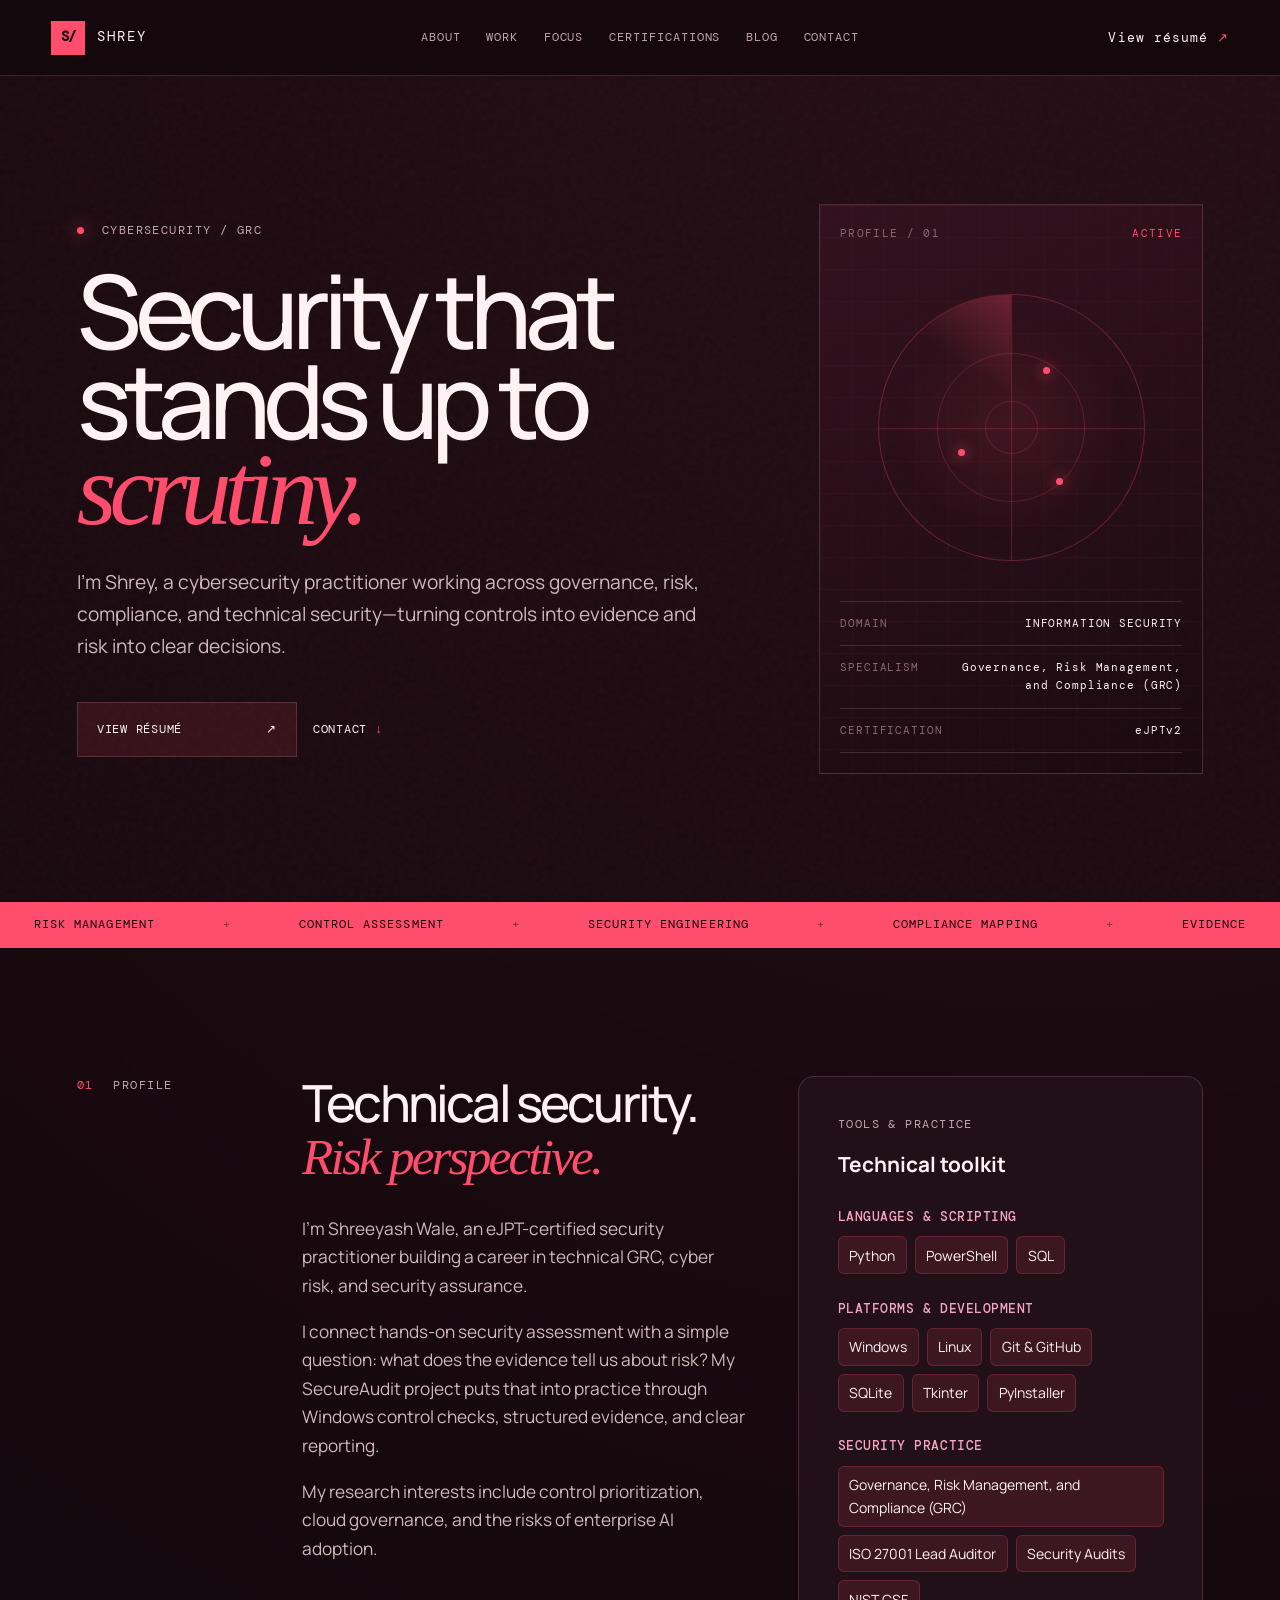
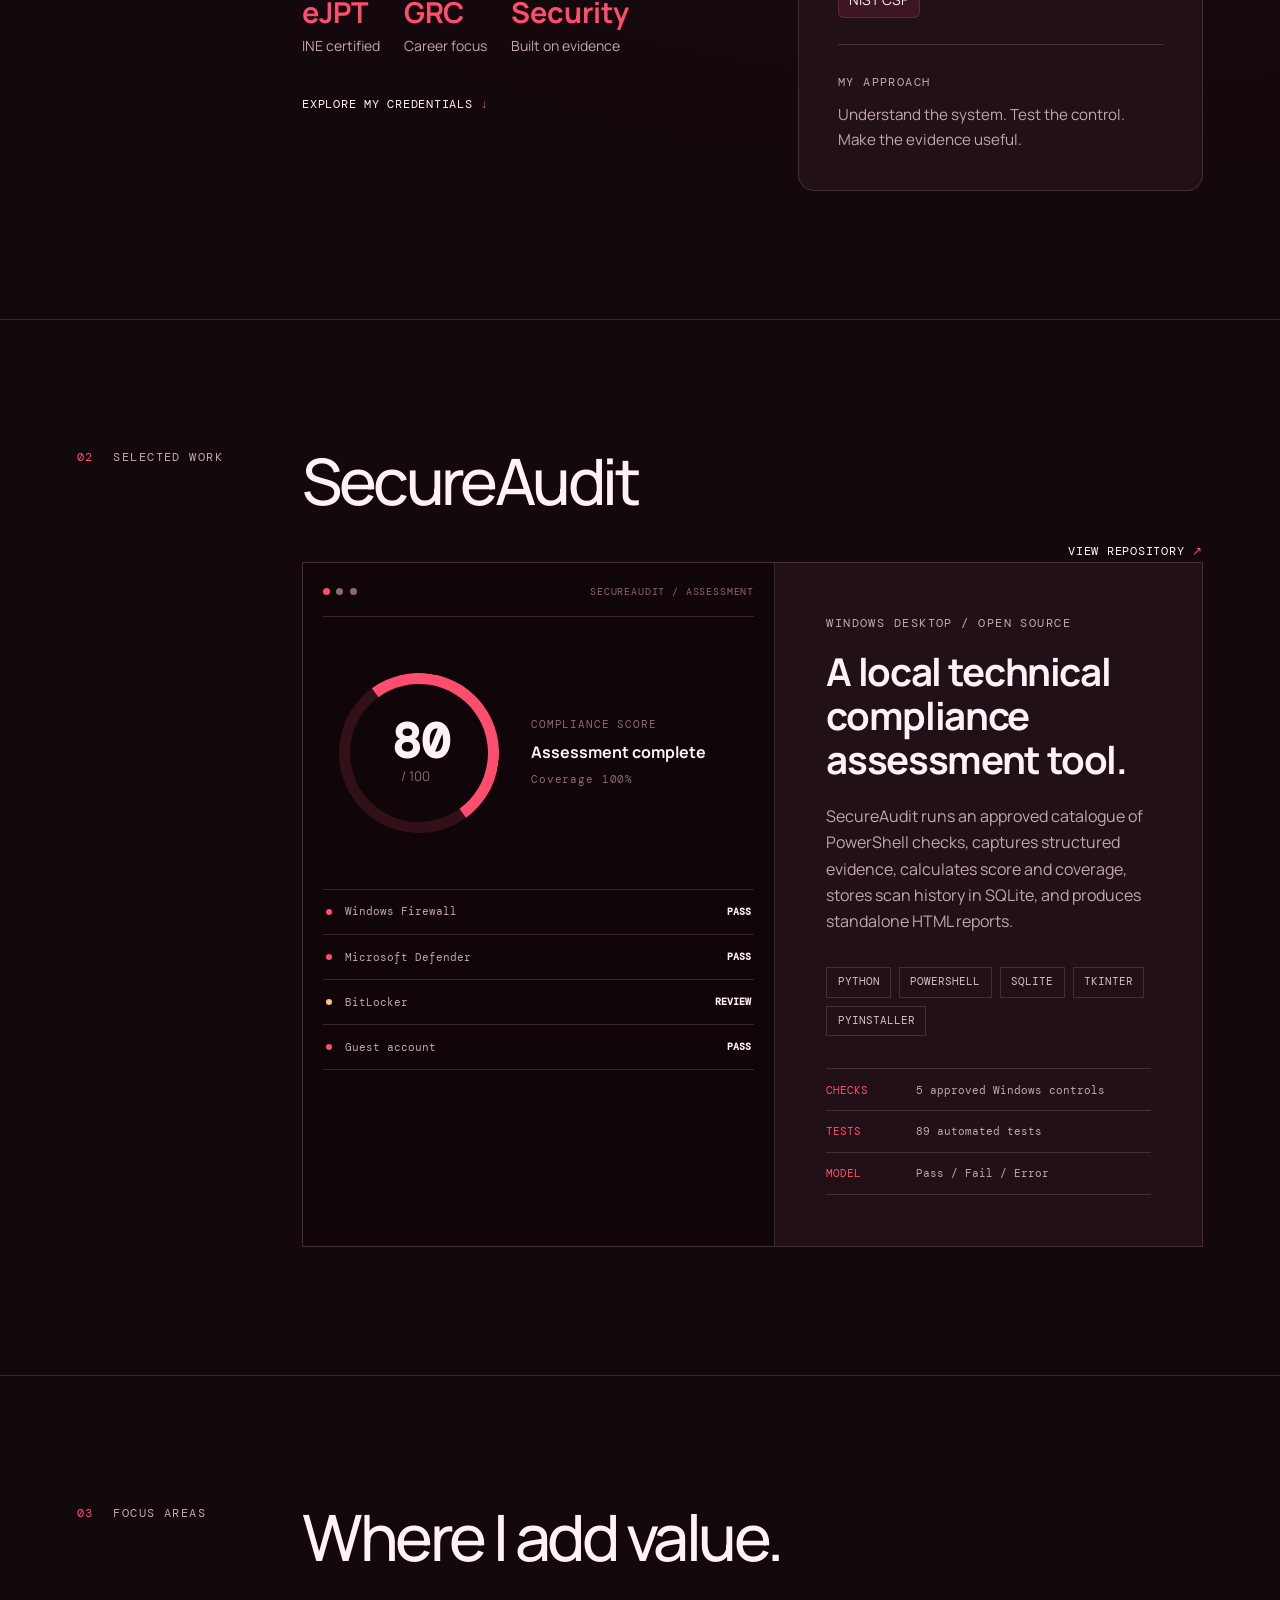
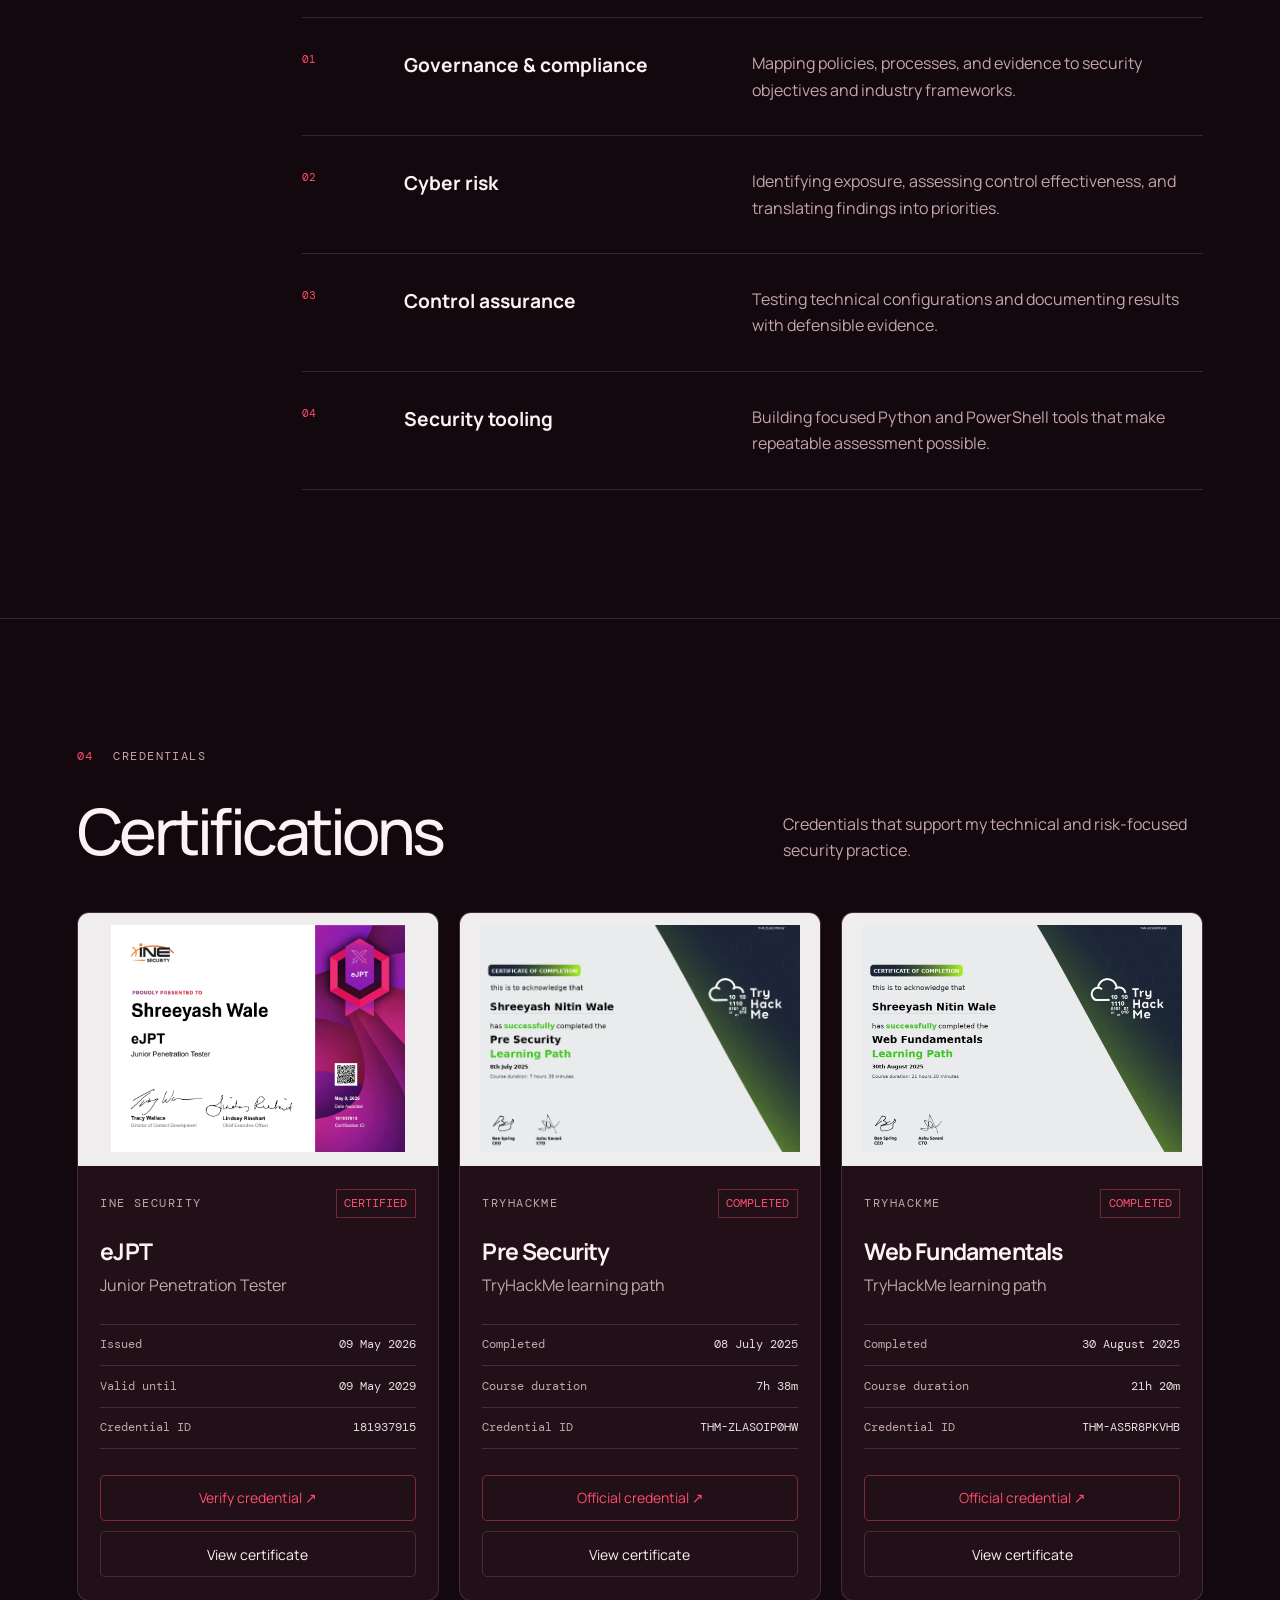
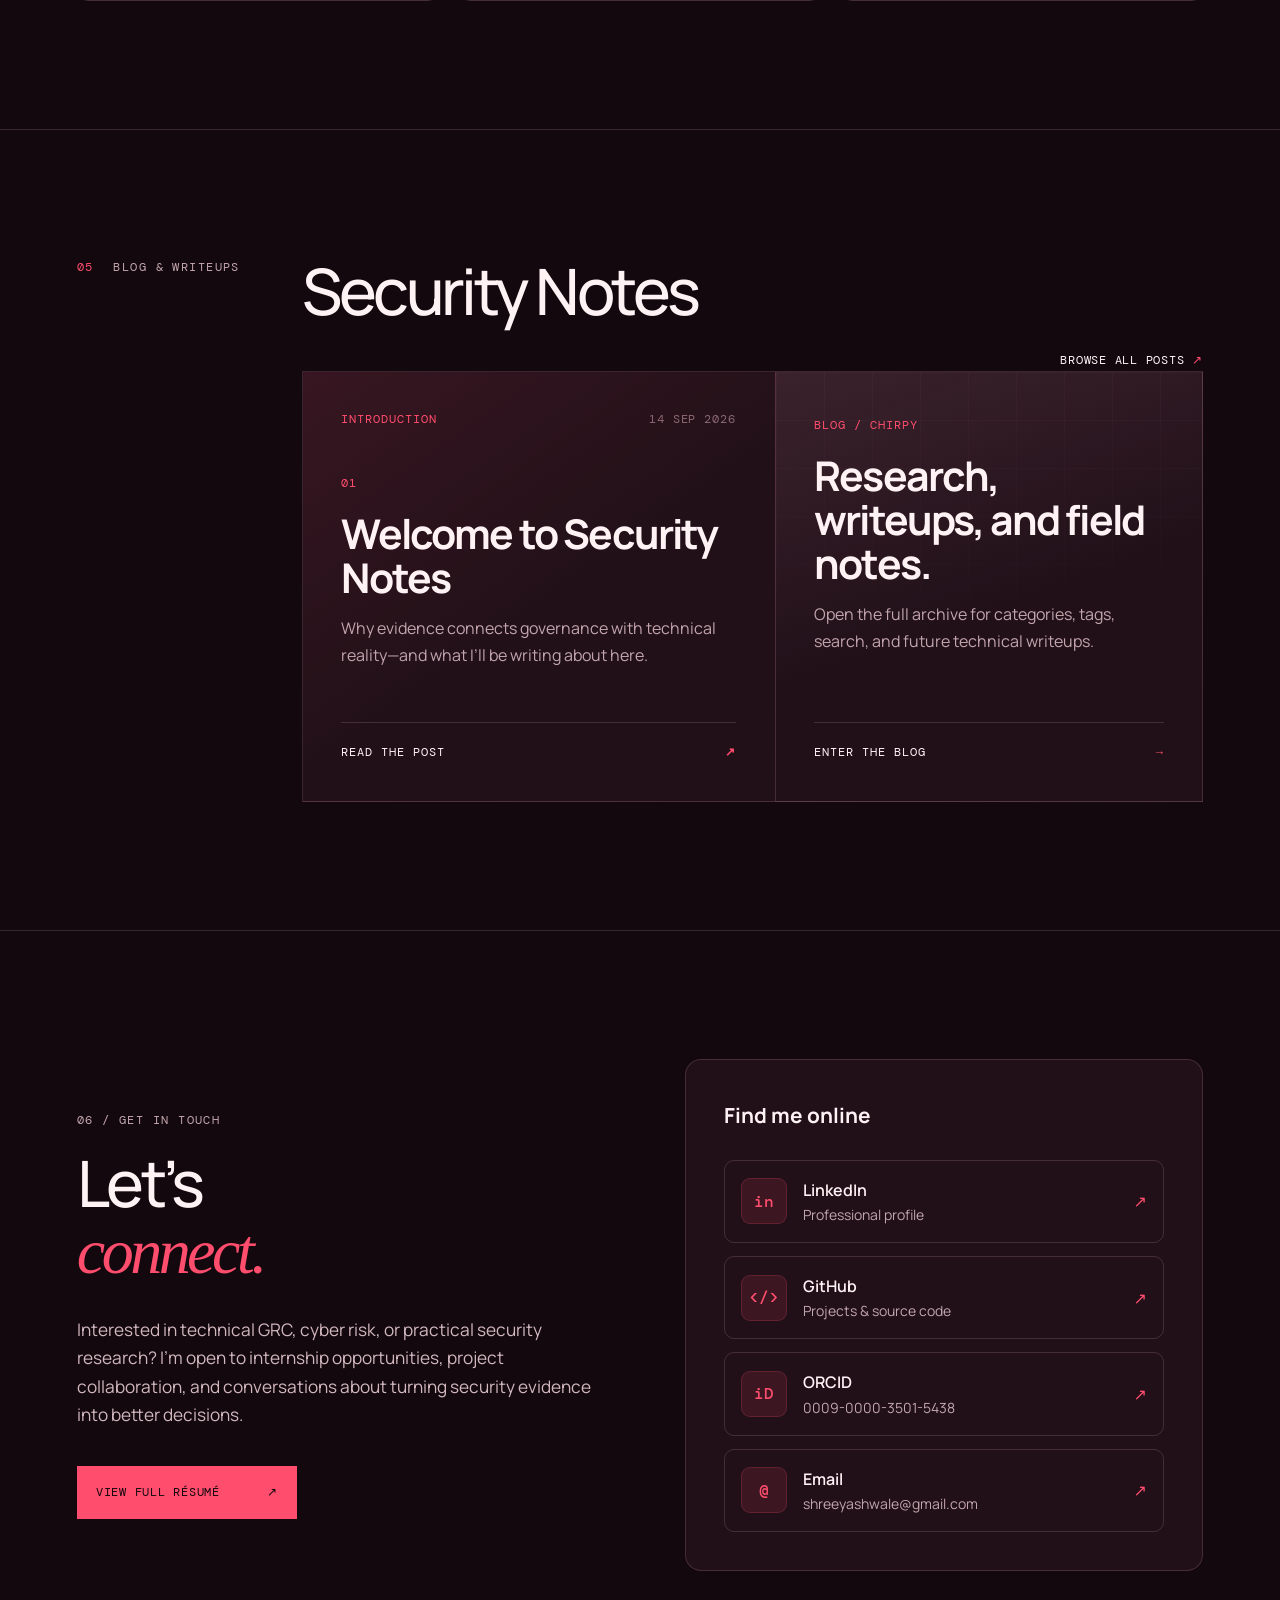
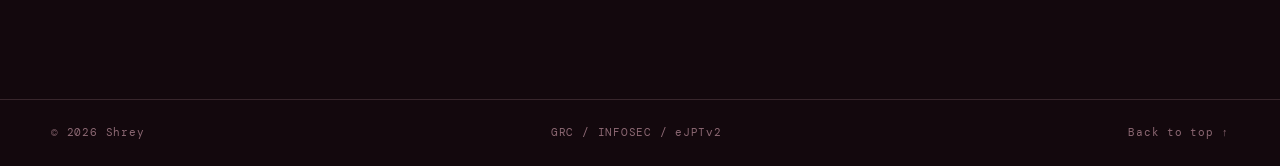
<file: index.html>
<!doctype html>
<html lang="en">
  <head>
    <meta charset="utf-8" />
    <meta name="viewport" content="width=device-width, initial-scale=1" />
    <meta name="theme-color" content="#13080d" />
    <meta
      name="description"
      content="Shrey is a cybersecurity practitioner focused on governance, risk, compliance, and practical security engineering."
    />
    <title>Shrey — Cybersecurity &amp; GRC</title>
    <link rel="icon" href="favicon.svg?v=crimson" type="image/svg+xml" />
    <link rel="preconnect" href="https://fonts.googleapis.com" />
    <link rel="preconnect" href="https://fonts.gstatic.com" crossorigin />
    <link
      href="https://fonts.googleapis.com/css2?family=DM+Mono:wght@400;500&family=Manrope:wght@400;500;600;700&display=swap"
      rel="stylesheet"
    />
    <link rel="stylesheet" href="styles.css?v=resume-1" />
    <script src="script.js?v=resume-1" defer></script>
  </head>
  <body>
    <a class="skip-link" href="#main">Skip to content</a>
    <div class="noise" aria-hidden="true"></div>

    <header class="site-header">
      <a class="brand" href="#top" aria-label="Shrey, home">
        <span class="brand-mark" aria-hidden="true">S/</span>
        <span>SHREY</span>
      </a>

      <button class="menu-button" type="button" aria-expanded="false" aria-controls="site-nav">
        <span class="sr-only">Toggle navigation</span>
        <span></span><span></span>
      </button>

      <nav id="site-nav" class="site-nav" aria-label="Primary navigation">
        <a href="#about">About</a>
        <a href="#work">Work</a>
        <a href="#focus">Focus</a>
        <a href="#certifications">Certifications</a>
        <a href="#blog">Blog</a>
        <a href="#contact">Contact</a>
      </nav>

      <a class="header-contact" href="assets/resume/shreeyash-wale-resume.pdf?v=20260915" data-resume>View résumé <span aria-hidden="true">↗</span></a>
    </header>

    <main id="main">
      <section class="hero" id="top" aria-labelledby="hero-title">
        <div class="hero-copy">
          <p class="eyebrow"><span class="status-dot" aria-hidden="true"></span> Cybersecurity / GRC</p>
          <h1 id="hero-title">Security that stands up to <em>scrutiny.</em></h1>
          <p class="hero-summary">
            I’m Shrey, a cybersecurity practitioner working across governance, risk, compliance, and technical security—turning controls into evidence and risk into clear decisions.
          </p>
          <div class="hero-actions">
            <a class="button button-outline" href="assets/resume/shreeyash-wale-resume.pdf?v=20260915" data-resume>View résumé <span aria-hidden="true">↗</span></a>
            <a class="text-link" href="#contact">Contact <span aria-hidden="true">↓</span></a>
          </div>
        </div>

        <aside class="signal-card" aria-label="Professional profile summary">
          <div class="signal-topline">
            <span>PROFILE / 01</span>
            <span class="signal-live">ACTIVE</span>
          </div>
          <div class="radar" aria-hidden="true">
            <span class="radar-ring radar-ring-one"></span>
            <span class="radar-ring radar-ring-two"></span>
            <span class="radar-cross radar-cross-x"></span>
            <span class="radar-cross radar-cross-y"></span>
            <span class="radar-sweep"></span>
            <span class="radar-node node-one"></span>
            <span class="radar-node node-two"></span>
            <span class="radar-node node-three"></span>
          </div>
          <dl class="signal-data">
            <div><dt>DOMAIN</dt><dd>INFORMATION SECURITY</dd></div>
            <div><dt>SPECIALISM</dt><dd>Governance, Risk Management, and Compliance (GRC)</dd></div>
            <div><dt>CERTIFICATION</dt><dd>eJPTv2</dd></div>
          </dl>
        </aside>
      </section>

      <section class="ticker" aria-label="Core capabilities">
        <div>
          <span>RISK MANAGEMENT</span><i>+</i><span>CONTROL ASSESSMENT</span><i>+</i><span>SECURITY ENGINEERING</span><i>+</i><span>COMPLIANCE MAPPING</span><i>+</i><span>EVIDENCE</span>
        </div>
      </section>

      <section class="section about" id="about" aria-labelledby="about-title">
        <div class="section-label"><span>01</span> PROFILE</div>
        <div class="section-content about-grid">
          <div class="about-copy">
            <h2 id="about-title">Technical security.<br><em>Risk perspective.</em></h2>
            <div class="body-copy">
              <p>I’m Shreeyash Wale, an eJPT-certified security practitioner building a career in technical GRC, cyber risk, and security assurance.</p>
              <p>I connect hands-on security assessment with a simple question: what does the evidence tell us about risk? My SecureAudit project puts that into practice through Windows control checks, structured evidence, and clear reporting.</p>
              <p>My research interests include control prioritization, cloud governance, and the risks of enterprise AI adoption.</p>
            </div>
            <div class="about-highlights" aria-label="Profile highlights">
              <div><strong>eJPT</strong><span>INE certified</span></div>
              <div><strong>GRC</strong><span>Career focus</span></div>
              <div><strong>Security</strong><span>Built on evidence</span></div>
            </div>
            <a class="text-link" href="#certifications">Explore my credentials <span aria-hidden="true">↓</span></a>
          </div>
          <aside class="skills-panel" aria-labelledby="skills-title">
            <p class="eyebrow">TOOLS &amp; PRACTICE</p>
            <h3 id="skills-title">Technical toolkit</h3>
            <div class="skill-group"><h4>Languages &amp; scripting</h4><ul><li>Python</li><li>PowerShell</li><li>SQL</li></ul></div>
            <div class="skill-group"><h4>Platforms &amp; development</h4><ul><li>Windows</li><li>Linux</li><li>Git &amp; GitHub</li><li>SQLite</li><li>Tkinter</li><li>PyInstaller</li></ul></div>
            <div class="skill-group"><h4>Security practice</h4><ul><li>Governance, Risk Management, and Compliance (GRC)</li><li>ISO 27001 Lead Auditor</li><li>Security Audits</li><li>NIST CSF</li></ul></div>
            <div class="skills-note"><span class="eyebrow">MY APPROACH</span><p>Understand the system. Test the control. Make the evidence useful.</p></div>
          </aside>
        </div>
      </section>

      <section class="section work" id="work" aria-labelledby="work-title">
        <div class="section-label"><span>02</span> SELECTED WORK</div>
        <div class="section-content">
          <div class="section-heading-row">
            <h2 id="work-title">SecureAudit</h2>
            <a class="text-link" href="https://github.com/shr3y11/SecureAudit">View repository <span aria-hidden="true">↗</span></a>
          </div>

          <article class="project-card">
            <div class="project-visual" aria-hidden="true">
              <div class="terminal-bar"><span></span><span></span><span></span><b>SECUREAUDIT / ASSESSMENT</b></div>
              <div class="score-panel">
                <div class="score-ring"><strong>80</strong><small>/ 100</small></div>
                <div class="score-copy"><span>COMPLIANCE SCORE</span><b>Assessment complete</b><i>Coverage 100%</i></div>
              </div>
              <div class="check-list">
                <span><i class="pass"></i> Windows Firewall <b>PASS</b></span>
                <span><i class="pass"></i> Microsoft Defender <b>PASS</b></span>
                <span><i class="warn"></i> BitLocker <b>REVIEW</b></span>
                <span><i class="pass"></i> Guest account <b>PASS</b></span>
              </div>
            </div>
            <div class="project-copy">
              <p class="eyebrow">WINDOWS DESKTOP / OPEN SOURCE</p>
              <h3>A local technical compliance assessment tool.</h3>
              <p>
                SecureAudit runs an approved catalogue of PowerShell checks, captures structured evidence, calculates score and coverage, stores scan history in SQLite, and produces standalone HTML reports.
              </p>
              <ul class="tag-list" aria-label="Technologies and capabilities">
                <li>Python</li><li>PowerShell</li><li>SQLite</li><li>Tkinter</li><li>PyInstaller</li>
              </ul>
              <dl class="project-facts">
                <div><dt>CHECKS</dt><dd>5 approved Windows controls</dd></div>
                <div><dt>TESTS</dt><dd>89 automated tests</dd></div>
                <div><dt>MODEL</dt><dd>Pass / Fail / Error</dd></div>
              </dl>
            </div>
          </article>
        </div>
      </section>

      <section class="section focus" id="focus" aria-labelledby="focus-title">
        <div class="section-label"><span>03</span> FOCUS AREAS</div>
        <div class="section-content">
          <h2 id="focus-title">Where I add value.</h2>
          <div class="focus-list">
            <article><span>01</span><h3>Governance &amp; compliance</h3><p>Mapping policies, processes, and evidence to security objectives and industry frameworks.</p></article>
            <article><span>02</span><h3>Cyber risk</h3><p>Identifying exposure, assessing control effectiveness, and translating findings into priorities.</p></article>
            <article><span>03</span><h3>Control assurance</h3><p>Testing technical configurations and documenting results with defensible evidence.</p></article>
            <article><span>04</span><h3>Security tooling</h3><p>Building focused Python and PowerShell tools that make repeatable assessment possible.</p></article>
          </div>
        </div>
      </section>

      <section class="section certifications" id="certifications" aria-labelledby="certifications-title">
        <div class="section-label"><span>04</span> CREDENTIALS</div>
        <div class="section-content">
          <div class="section-heading-row credentials-heading">
            <h2 id="certifications-title">Certifications</h2>
            <p>Credentials that support my technical and risk-focused security practice.</p>
          </div>
          <div class="credential-grid">
            <article class="credential-card">
              <a class="credential-media" href="assets/certifications/ejpt.png" data-certificate="eJPT — Junior Penetration Tester" aria-label="Enlarge the eJPT certificate">
                <img src="assets/certifications/ejpt.png" alt="INE eJPT certificate awarded to Shreeyash Wale" width="867" height="670" loading="lazy" />
              </a>
              <div class="credential-copy">
                <div class="credential-kicker"><p class="eyebrow">INE SECURITY</p><span class="credential-status">CERTIFIED</span></div>
                <h3>eJPT</h3>
                <p>Junior Penetration Tester</p>
                <dl class="credential-facts">
                  <div><dt>Issued</dt><dd>09 May 2026</dd></div>
                  <div><dt>Valid until</dt><dd>09 May 2029</dd></div>
                  <div><dt>Credential ID</dt><dd>181937915</dd></div>
                </dl>
                <div class="credential-actions">
                  <a href="https://www.credential.net/cb80ab6a-9d09-4139-83dc-7a674bad2b0a" target="_blank" rel="noopener">Verify credential <span aria-hidden="true">↗</span></a>
                  <a href="assets/certifications/ejpt.png" data-certificate="eJPT — Junior Penetration Tester">View certificate</a>
                </div>
              </div>
            </article>

            <article class="credential-card">
              <a class="credential-media" href="assets/certifications/pre-security.png" data-certificate="Pre Security — TryHackMe" aria-label="Enlarge the Pre Security certificate">
                <img src="assets/certifications/pre-security.png" alt="TryHackMe Pre Security learning path certificate awarded to Shreeyash Nitin Wale" width="1354" height="959" loading="lazy" />
              </a>
              <div class="credential-copy">
                <div class="credential-kicker"><p class="eyebrow">TRYHACKME</p><span class="credential-status">COMPLETED</span></div>
                <h3>Pre Security</h3>
                <p>TryHackMe learning path</p>
                <dl class="credential-facts">
                  <div><dt>Completed</dt><dd>08 July 2025</dd></div>
                  <div><dt>Course duration</dt><dd>7h 38m</dd></div>
                  <div><dt>Credential ID</dt><dd>THM-ZLASOIP0HW</dd></div>
                </dl>
                <div class="credential-actions">
                  <a href="https://tryhackme-certificates.s3-eu-west-1.amazonaws.com/THM-ZLASOIP0HW.pdf" target="_blank" rel="noopener">Official credential <span aria-hidden="true">↗</span></a>
                  <a href="assets/certifications/pre-security.png" data-certificate="Pre Security — TryHackMe">View certificate</a>
                </div>
              </div>
            </article>

            <article class="credential-card">
              <a class="credential-media" href="assets/certifications/web-fundamentals.png" data-certificate="Web Fundamentals — TryHackMe" aria-label="Enlarge the Web Fundamentals certificate">
                <img src="assets/certifications/web-fundamentals.png" alt="TryHackMe Web Fundamentals learning path certificate awarded to Shreeyash Nitin Wale" width="1280" height="906" loading="lazy" />
              </a>
              <div class="credential-copy">
                <div class="credential-kicker"><p class="eyebrow">TRYHACKME</p><span class="credential-status">COMPLETED</span></div>
                <h3>Web Fundamentals</h3>
                <p>TryHackMe learning path</p>
                <dl class="credential-facts">
                  <div><dt>Completed</dt><dd>30 August 2025</dd></div>
                  <div><dt>Course duration</dt><dd>21h 20m</dd></div>
                  <div><dt>Credential ID</dt><dd>THM-AS5R8PKVHB</dd></div>
                </dl>
                <div class="credential-actions">
                  <a href="https://tryhackme-certificates.s3-eu-west-1.amazonaws.com/THM-AS5R8PKVHB.pdf" target="_blank" rel="noopener">Official credential <span aria-hidden="true">↗</span></a>
                  <a href="assets/certifications/web-fundamentals.png" data-certificate="Web Fundamentals — TryHackMe">View certificate</a>
                </div>
              </div>
            </article>
          </div>
        </div>
      </section>

      <section class="section blog" id="blog" aria-labelledby="blog-title">
        <div class="section-label"><span>05</span> BLOG &amp; WRITEUPS</div>
        <div class="section-content">
          <div class="section-heading-row blog-heading">
            <h2 id="blog-title">Security Notes</h2>
            <a class="text-link" href="https://shr3y11.github.io/cybersecurity-blog/">Browse all posts <span aria-hidden="true">↗</span></a>
          </div>
          <div class="blog-grid">
            <a class="post-card post-card-featured" href="https://shr3y11.github.io/cybersecurity-blog/posts/welcome-to-security-notes/">
              <div class="post-meta"><span>INTRODUCTION</span><time datetime="2026-09-14">14 SEP 2026</time></div>
              <div class="post-card-body">
                <span class="post-index">01</span>
                <h3>Welcome to Security Notes</h3>
                <p>Why evidence connects governance with technical reality—and what I’ll be writing about here.</p>
              </div>
              <span class="post-link">Read the post <b aria-hidden="true">↗</b></span>
            </a>
            <a class="post-card blog-portal" href="https://shr3y11.github.io/cybersecurity-blog/">
              <div class="portal-grid" aria-hidden="true"><span></span><span></span><span></span><span></span><span></span><span></span></div>
              <div class="post-card-body">
                <span class="post-index">BLOG / CHIRPY</span>
                <h3>Research, writeups, and field notes.</h3>
                <p>Open the full archive for categories, tags, search, and future technical writeups.</p>
              </div>
              <span class="post-link">Enter the blog <b aria-hidden="true">→</b></span>
            </a>
          </div>
        </div>
      </section>

      <section class="contact" id="contact" aria-labelledby="contact-title">
        <div class="contact-copy">
          <p class="eyebrow">06 / GET IN TOUCH</p>
          <h2 id="contact-title">Let’s<br><em>connect.</em></h2>
          <p class="body-copy">Interested in technical GRC, cyber risk, or practical security research? I’m open to internship opportunities, project collaboration, and conversations about turning security evidence into better decisions.</p>
          <a class="button button-primary" href="assets/resume/shreeyash-wale-resume.pdf?v=20260915" data-resume>View full résumé <span aria-hidden="true">↗</span></a>
        </div>
        <div class="contact-panel">
          <h3>Find me online</h3>
          <div class="contact-grid">
            <a href="https://www.linkedin.com/in/shreeyashwale/" target="_blank" rel="noopener"><span class="contact-symbol" aria-hidden="true">in</span><div><strong>LinkedIn</strong><small>Professional profile</small></div><b aria-hidden="true">↗</b></a>
            <a href="https://github.com/shr3y11" target="_blank" rel="noopener"><span class="contact-symbol" aria-hidden="true">&lt;/&gt;</span><div><strong>GitHub</strong><small>Projects &amp; source code</small></div><b aria-hidden="true">↗</b></a>
            <a href="https://orcid.org/0009-0000-3501-5438" target="_blank" rel="noopener"><span class="contact-symbol" aria-hidden="true">iD</span><div><strong>ORCID</strong><small>0009-0000-3501-5438</small></div><b aria-hidden="true">↗</b></a>
            <a href="mailto:shreeyashwale@gmail.com"><span class="contact-symbol" aria-hidden="true">@</span><div><strong>Email</strong><small>shreeyashwale@gmail.com</small></div><b aria-hidden="true">↗</b></a>
          </div>
        </div>
      </section>
    </main>

    <footer class="site-footer">
      <span>© <span id="year">2026</span> Shrey</span>
      <span>GRC / INFOSEC / eJPTv2</span>
      <a href="#top">Back to top ↑</a>
    </footer>
    <dialog class="document-dialog" id="resume-dialog" aria-labelledby="resume-dialog-title">
      <div class="dialog-shell">
        <header class="dialog-toolbar">
          <h2 id="resume-dialog-title">Résumé <span>— Shreeyash Wale</span></h2>
          <div class="dialog-actions">
            <button type="button" id="resume-zoom" aria-pressed="false">Zoom in</button>
            <a href="assets/resume/shreeyash-wale-resume.pdf?v=20260915" download>Download PDF</a>
            <a href="assets/resume/shreeyash-wale-resume.pdf?v=20260915" target="_blank" rel="noopener">Open PDF ↗</a>
            <button type="button" data-close-dialog aria-label="Close résumé viewer" autofocus>Close <span aria-hidden="true">×</span></button>
          </div>
        </header>
        <div class="resume-preview" tabindex="0" aria-label="Résumé document">
          <div id="resume-pages" hidden aria-label="Rendered résumé PDF"></div>
          <img id="resume-image" src="assets/resume/shreeyash-wale-resume.png?v=20260915" width="1275" height="1650" alt="Shreeyash Wale’s résumé. Use Open PDF for the selectable-text document." />
          <a class="resume-text-link" href="assets/resume/shreeyash-wale-resume.pdf?v=20260915" target="_blank" rel="noopener">Read or save the accessible PDF ↗</a>
          <p id="resume-status" class="sr-only" role="status" aria-live="polite"></p>
        </div>
      </div>
    </dialog>
    <dialog class="document-dialog certificate-dialog" id="certificate-dialog" aria-labelledby="certificate-dialog-title">
      <div class="dialog-shell">
        <header class="dialog-toolbar"><h2 id="certificate-dialog-title">Certificate</h2><div class="dialog-actions"><a id="certificate-original" href="#" target="_blank" rel="noopener">Original image ↗</a><button type="button" data-close-dialog aria-label="Close certificate viewer" autofocus>Close <span aria-hidden="true">×</span></button></div></header>
        <div class="certificate-preview"><img id="certificate-full" alt="" /></div>
      </div>
    </dialog>
  </body>
</html>
</file>
<file: styles.css>
:root {
  --ink: #fff2f4;
  --muted: #c3a5ad;
  --dim: #8c6873;
  --bg: #13080d;
  --panel: #211018;
  --panel-strong: #2c1420;
  --line: rgba(255, 196, 208, 0.16);
  --accent: #ff4d6d;
  --accent-soft: rgba(255, 77, 109, 0.12);
  --secondary: #f6a6c1;
  --warning: #f7c873;
  --sans: "Manrope", system-ui, sans-serif;
  --mono: "DM Mono", ui-monospace, monospace;
}

* { box-sizing: border-box; }
html { scroll-behavior: smooth; }
body { margin: 0; color: var(--ink); background: radial-gradient(circle at 82% 0%, rgba(255,77,109,.08), transparent 28%), var(--bg); font-family: var(--sans); font-size: 16px; line-height: 1.65; }
a { color: inherit; text-decoration: none; }
button { font: inherit; }
::selection { color: var(--bg); background: var(--accent); }

.noise { position: fixed; inset: 0; z-index: -1; pointer-events: none; opacity: .12; background-image: url("data:image/svg+xml,%3Csvg viewBox='0 0 180 180' xmlns='http://www.w3.org/2000/svg'%3E%3Cfilter id='n'%3E%3CfeTurbulence type='fractalNoise' baseFrequency='.9' numOctaves='4' stitchTiles='stitch'/%3E%3C/filter%3E%3Crect width='100%25' height='100%25' filter='url(%23n)' opacity='.26'/%3E%3C/svg%3E"); }
.sr-only { position: absolute; width: 1px; height: 1px; padding: 0; margin: -1px; overflow: hidden; clip: rect(0,0,0,0); white-space: nowrap; border: 0; }
.skip-link { position: fixed; top: 0; left: 1rem; z-index: 20; transform: translateY(-120%); padding: .6rem 1rem; color: var(--bg); background: var(--accent); }
.skip-link:focus { transform: translateY(0); }

.site-header { position: sticky; top: 0; z-index: 10; display: grid; grid-template-columns: 1fr auto 1fr; align-items: center; min-height: 76px; padding: 0 clamp(1.25rem, 4vw, 4.5rem); border-bottom: 1px solid var(--line); background: rgba(19,8,13,.9); backdrop-filter: blur(18px); }
.brand { display: inline-flex; align-items: center; gap: .75rem; justify-self: start; font-family: var(--mono); font-size: .85rem; letter-spacing: .14em; }
.brand-mark { display: grid; width: 34px; height: 34px; place-items: center; color: var(--bg); background: var(--accent); font-weight: 600; letter-spacing: -.08em; }
.site-nav { display: flex; gap: clamp(1rem,2vw,2rem); font-family: var(--mono); color: var(--muted); font-size: .75rem; letter-spacing: .08em; text-transform: uppercase; }
.site-nav a, .header-contact, .text-link, .contact-grid a, .site-footer a { transition: color .2s ease, border-color .2s ease, background .2s ease; }
.site-nav a:hover, .site-nav a:focus-visible, .text-link:hover, .text-link:focus-visible, .site-footer a:hover { color: var(--accent); }
.header-contact { justify-self: end; font-family: var(--mono); font-size: .8rem; letter-spacing: .08em; }
.header-contact span, .text-link span { color: var(--accent); }
.menu-button { display: none; border: 0; background: transparent; color: var(--ink); }

.hero { min-height: calc(100vh - 76px); display: grid; grid-template-columns: minmax(0,1.25fr) minmax(320px,.75fr); gap: clamp(3rem,8vw,8rem); align-items: center; max-width: 1450px; margin: auto; padding: clamp(5rem,10vw,9rem) clamp(1.25rem,6vw,6.5rem); }
.hero-copy { max-width: 830px; }
.eyebrow, .section-label { font-family: var(--mono); color: var(--muted); font-size: .75rem; letter-spacing: .12em; text-transform: uppercase; }
.status-dot { display: inline-block; width: 7px; height: 7px; margin-right: .6rem; border-radius: 50%; background: var(--accent); box-shadow: 0 0 18px var(--accent); }
h1, h2, h3, p { margin-top: 0; }
h1 { margin: 1.5rem 0 2rem; font-size: clamp(3.7rem,8vw,8.5rem); line-height: .88; letter-spacing: -.07em; font-weight: 500; }
h1 em { display: block; color: var(--accent); font-family: Georgia, serif; font-weight: 400; }
.hero-summary { max-width: 700px; color: #d1b8be; font-size: clamp(1.08rem,1.5vw,1.3rem); }
.hero-actions { display: flex; flex-wrap: wrap; align-items: center; gap: 1rem; margin-top: 2.5rem; }
.button { display: inline-flex; align-items: center; justify-content: space-between; gap: 2rem; min-width: 220px; padding: 1rem 1.2rem; font-family: var(--mono); font-size: .78rem; letter-spacing: .06em; text-transform: uppercase; }
.button-primary { color: var(--bg); background: var(--accent); }
.button-primary:hover { background: #ff7890; }
.button-outline { border: 1px solid var(--line); background: var(--accent-soft); }
.button-outline:hover { border-color: var(--accent); }
.text-link { display: inline-flex; gap: .5rem; align-items: center; font-family: var(--mono); font-size: .78rem; letter-spacing: .06em; text-transform: uppercase; }

.signal-card { position: relative; min-height: 520px; padding: 1.25rem; overflow: hidden; border: 1px solid var(--line); background: linear-gradient(155deg, rgba(52,18,31,.96), rgba(19,8,13,.42)); box-shadow: inset 0 1px 0 rgba(255,255,255,.03); }
.signal-card::before { content: ""; position: absolute; inset: 0; background: linear-gradient(rgba(255,77,109,.045) 1px, transparent 1px), linear-gradient(90deg, rgba(255,77,109,.045) 1px, transparent 1px); background-size: 32px 32px; }
.signal-topline { position: relative; display: flex; justify-content: space-between; font-family: var(--mono); color: var(--dim); font-size: .68rem; letter-spacing: .12em; }
.signal-live { color: var(--accent); }
.radar { position: relative; width: min(78%,300px); aspect-ratio: 1; margin: 3.2rem auto 2.5rem; overflow: hidden; border: 1px solid rgba(255,77,109,.3); border-radius: 50%; background: radial-gradient(circle, rgba(255,77,109,.11), transparent 62%); }
.radar-ring { position: absolute; inset: 22%; border: 1px solid rgba(255,77,109,.22); border-radius: 50%; }
.radar-ring-two { inset: 40%; }
.radar-cross { position: absolute; background: rgba(255,77,109,.2); }
.radar-cross-x { top: 50%; left: 0; width: 100%; height: 1px; }
.radar-cross-y { top: 0; left: 50%; width: 1px; height: 100%; }
.radar-sweep { position: absolute; inset: 0 50% 50% 0; transform-origin: bottom right; background: linear-gradient(35deg, transparent 54%, rgba(255,77,109,.3)); animation: sweep 5s linear infinite; }
.radar-node { position: absolute; width: 7px; height: 7px; border-radius: 50%; background: var(--accent); box-shadow: 0 0 14px var(--accent); }
.node-one { top: 27%; left: 62%; }.node-two { top: 58%; left: 30%; }.node-three { top: 69%; left: 67%; }
@keyframes sweep { to { transform: rotate(360deg); } }
.signal-data { position: relative; margin: 0; border-top: 1px solid var(--line); }
.signal-data div { display: flex; justify-content: space-between; gap: 1rem; padding: .8rem 0; border-bottom: 1px solid var(--line); }
.signal-data dt, .signal-data dd { margin: 0; font-family: var(--mono); font-size: .68rem; letter-spacing: .08em; }
.signal-data dt { color: var(--dim); }.signal-data dd { text-align: right; }

.ticker { overflow: hidden; padding: .8rem 0; color: var(--bg); background: var(--accent); font-family: var(--mono); font-size: .74rem; letter-spacing: .09em; white-space: nowrap; }
.ticker div { display: flex; justify-content: space-around; min-width: 1050px; }.ticker i { font-style: normal; opacity: .45; }
.section { display: grid; grid-template-columns: minmax(150px,.25fr) minmax(0,1fr); max-width: 1450px; margin: auto; padding: clamp(6rem,10vw,10rem) clamp(1.25rem,6vw,6.5rem); border-bottom: 1px solid var(--line); }
.section-label span { margin-right: .7rem; color: var(--accent); }
.section-content h2, .contact h2 { max-width: 930px; margin-bottom: 3rem; font-size: clamp(2.5rem,5vw,5.4rem); line-height: 1.02; letter-spacing: -.055em; font-weight: 500; }
.about-grid { display: grid; grid-template-columns: 1.1fr 1fr; gap: clamp(2rem,4vw,4rem); align-items: start; }
.about-copy h2 { font-size: clamp(2.5rem,4vw,4.2rem); margin-bottom: 2rem; }
.about-copy h2 em, .contact h2 em { font-family: Georgia, serif; color: var(--accent); font-weight: 400; }
.skills-panel, .contact-panel { padding: clamp(1.5rem,3vw,2.4rem); border: 1px solid var(--line); background: var(--panel); border-radius: 16px; }
.skills-panel h3, .contact-panel h3 { font-size: 1.3rem; margin-bottom: 1.7rem; }
.skill-group { margin-bottom: 1.6rem; }
.skill-group h4 { margin: 0 0 .7rem; color: var(--secondary); font: 500 .8rem var(--mono); text-transform: uppercase; letter-spacing: .04em; }
.skill-group ul { display: flex; flex-wrap: wrap; gap: .5rem; list-style: none; margin: 0; padding: 0; }
.skill-group li { border: 1px solid rgba(255,77,109,.22); border-radius: 6px; background: var(--accent-soft); padding: .4rem .65rem; font-size: .875rem; }
.skills-note { border-top: 1px solid var(--line); padding-top: 1.4rem; }
.skills-note p { margin: .5rem 0 0; color: var(--muted); font-size: .95rem; }
.about-highlights { display: flex; flex-wrap: wrap; gap: 1.5rem; margin: 2rem 0; }
.about-highlights div { display: grid; gap: .3rem; }
.about-highlights strong { color: var(--accent); font-size: 1.8rem; line-height: 1.2; }
.about-highlights span { color: var(--muted); font-size: .875rem; }
.body-copy { color: #d1b8be; font-size: 1.08rem; }
.principles { display: grid; grid-template-columns: repeat(3,1fr); margin-top: 4rem; border-top: 1px solid var(--line); border-left: 1px solid var(--line); }
.principles article { min-height: 230px; padding: 1.5rem; border-right: 1px solid var(--line); border-bottom: 1px solid var(--line); }
.principles span, .focus-list span { font-family: var(--mono); color: var(--accent); font-size: .7rem; }
.principles h3 { margin: 3.5rem 0 .6rem; font-size: 1rem; font-weight: 600; }
.principles p { color: var(--muted); font-size: .88rem; }
.section-heading-row { display: flex; align-items: flex-end; justify-content: space-between; gap: 2rem; }
.project-card { display: grid; grid-template-columns: 1.05fr .95fr; border: 1px solid var(--line); background: var(--panel); }
.project-visual { min-height: 500px; padding: 1.25rem; background: #10060a; border-right: 1px solid var(--line); }
.terminal-bar { display: flex; align-items: center; gap: .4rem; padding-bottom: 1rem; border-bottom: 1px solid var(--line); }
.terminal-bar span { width: 7px; height: 7px; border-radius: 50%; background: var(--dim); }.terminal-bar span:first-child { background: var(--accent); }
.terminal-bar b { margin-left: auto; font-family: var(--mono); color: var(--dim); font-size: .65rem; letter-spacing: .08em; font-weight: 400; }
.score-panel { display: flex; align-items: center; gap: 2rem; margin: 3.5rem 1rem; }
.score-ring { display: grid; width: 160px; aspect-ratio: 1; place-content: center; text-align: center; border: 11px solid rgba(255,77,109,.14); border-top-color: var(--accent); border-right-color: var(--accent); border-radius: 50%; transform: rotate(9deg); }
.score-ring strong, .score-ring small { transform: rotate(-9deg); }.score-ring strong { font-family: var(--mono); font-size: 3rem; line-height: 1; }.score-ring small { color: var(--dim); }
.score-copy { display: grid; gap: .35rem; }.score-copy span, .score-copy i { font-family: var(--mono); color: var(--dim); font-size: .66rem; font-style: normal; letter-spacing: .08em; }.score-copy b { font-size: 1rem; }
.check-list { border-top: 1px solid var(--line); }
.check-list span { display: grid; grid-template-columns: auto 1fr auto; gap: .8rem; align-items: center; padding: .8rem .2rem; border-bottom: 1px solid var(--line); color: var(--muted); font-family: var(--mono); font-size: .7rem; }
.check-list i { width: 6px; height: 6px; border-radius: 50%; }.check-list .pass { background: var(--accent); }.check-list .warn { background: var(--warning); }.check-list b { color: var(--ink); font-size: .65rem; }
.project-copy { padding: clamp(2rem,4vw,4rem); align-self: center; }
.project-copy h3 { margin: 1rem 0 1.3rem; font-size: clamp(1.7rem,3vw,2.5rem); line-height: 1.15; letter-spacing: -.035em; }
.project-copy > p:not(.eyebrow) { color: var(--muted); }
.tag-list { display: flex; flex-wrap: wrap; gap: .5rem; padding: 0; margin: 2rem 0; list-style: none; }
.tag-list li { padding: .35rem .65rem; border: 1px solid var(--line); font-family: var(--mono); color: #d8bec4; font-size: .67rem; text-transform: uppercase; }
.project-facts { margin: 0; border-top: 1px solid var(--line); }.project-facts div { display: grid; grid-template-columns: 90px 1fr; padding: .7rem 0; border-bottom: 1px solid var(--line); }.project-facts dt, .project-facts dd { margin: 0; font-family: var(--mono); font-size: .7rem; }.project-facts dt { color: var(--accent); }.project-facts dd { color: var(--muted); }
.focus-list { border-top: 1px solid var(--line); }
.focus-list article { display: grid; grid-template-columns: 70px minmax(220px,.7fr) 1fr; gap: 2rem; padding: 2rem 0; border-bottom: 1px solid var(--line); align-items: start; }
.focus-list h3 { margin: 0; font-size: 1.2rem; }.focus-list p { max-width: 560px; margin: 0; color: var(--muted); }
.credentials-heading, .blog-heading { align-items: end; }
.credentials-heading > p { max-width: 420px; margin: 0 0 3rem; color: var(--muted); }
.certifications { grid-template-columns: 1fr; gap: 2rem; }
.credential-grid { display: grid; grid-template-columns: repeat(3, minmax(0, 1fr)); gap: 1.25rem; }
.credential-card { display: flex; min-width: 0; flex-direction: column; overflow: hidden; border: 1px solid var(--line); border-radius: 12px; background: var(--panel); }
.credential-media { display: grid; place-items: center; aspect-ratio: 1.42; padding: .8rem; overflow: hidden; background: #f0edef; border-bottom: 1px solid var(--line); }
.credential-media img { display: block; width: 100%; height: 100%; min-height: 0; object-fit: contain; transition: transform .35s ease; }
.credential-media:hover img, .credential-media:focus-visible img { transform: scale(1.018); filter: saturate(1.08); }
.credential-media:focus-visible { outline: 2px solid var(--accent); outline-offset: -2px; }
.credential-copy { display: flex; flex: 1; flex-direction: column; padding: 1.4rem; }
.credential-kicker { display: flex; flex-wrap: wrap; align-items: center; justify-content: space-between; gap: .5rem; }
.credential-kicker .eyebrow { margin: 0; }
.credential-copy h3 { margin: 1.2rem 0 .4rem; font-size: clamp(1.35rem,1.8vw,1.85rem); line-height: 1.2; letter-spacing: -.035em; }
.credential-copy > p:not(.eyebrow) { margin: 0; color: var(--muted); }
.credential-status { display: inline-block; padding: .25rem .45rem; border: 1px solid rgba(255,77,109,.36); color: var(--accent); font-family: var(--mono); font-size: .75rem; }
.credential-facts { margin: 1.6rem 0; border-top: 1px solid var(--line); }
.credential-facts div { display: grid; grid-template-columns: 110px minmax(0,1fr); gap: .5rem; padding: .65rem 0; border-bottom: 1px solid var(--line); }
.credential-facts dt, .credential-facts dd { margin: 0; overflow-wrap: anywhere; font-family: var(--mono); font-size: .75rem; }
.credential-facts dt { color: var(--muted); }
.credential-facts dd { color: #e9dce0; text-align: right; }
.credential-actions { display: grid; gap: .65rem; margin-top: auto; text-align: center; }
.credential-actions a { padding: .65rem .75rem; border: 1px solid var(--line); color: var(--ink); font-size: .875rem; border-radius: 5px; }
.credential-actions a:first-child { border-color: rgba(255,77,109,.42); color: var(--accent); }
.credential-actions a:hover, .credential-actions a:focus-visible { border-color: var(--accent); background: rgba(255,77,109,.08); outline: 0; }
.blog-grid { display: grid; grid-template-columns: 1.05fr .95fr; border-top: 1px solid var(--line); border-left: 1px solid var(--line); }
.post-card { position: relative; display: flex; min-height: 430px; flex-direction: column; justify-content: space-between; padding: clamp(1.5rem,3vw,2.5rem); overflow: hidden; border-right: 1px solid var(--line); border-bottom: 1px solid var(--line); background: var(--panel); }
.post-card:hover, .post-card:focus-visible { background: var(--panel-strong); border-color: rgba(255,77,109,.44); outline: 0; }
.post-card-featured { background: linear-gradient(145deg, rgba(255,77,109,.1), transparent 55%), var(--panel); }
.post-meta, .post-index, .post-link { position: relative; z-index: 1; font-family: var(--mono); font-size: .75rem; letter-spacing: .08em; }
.post-meta { display: flex; justify-content: space-between; color: var(--dim); }.post-meta span, .post-index { color: var(--accent); }
.post-card-body { position: relative; z-index: 1; max-width: 590px; }
.post-card h3 { margin: 1rem 0; font-size: clamp(1.8rem,3.2vw,3rem); line-height: 1.08; letter-spacing: -.045em; }
.post-card p { color: var(--muted); }.post-link { display: flex; justify-content: space-between; padding-top: 1.2rem; border-top: 1px solid var(--line); text-transform: uppercase; }.post-link b { color: var(--accent); }
.blog-portal { background: linear-gradient(160deg, rgba(246,166,193,.12), transparent 55%), var(--panel); }
.portal-grid { position: absolute; inset: 0; opacity: .25; background: linear-gradient(rgba(246,166,193,.14) 1px, transparent 1px), linear-gradient(90deg, rgba(246,166,193,.14) 1px, transparent 1px); background-size: 48px 48px; mask-image: linear-gradient(to bottom, black, transparent 70%); }
.contact { display: grid; grid-template-columns: 1fr 1fr; gap: clamp(2rem,7vw,7rem); align-items: center; max-width: 1450px; margin: auto; padding: clamp(6rem,10vw,9rem) clamp(1.25rem,6vw,6.5rem); }
.contact h2 { margin: 1.2rem 0 2rem; }
.contact:not([id]) { display: block; }
.contact-email { display: inline-flex; gap: .7rem; align-items: center; padding-bottom: .4rem; border-bottom: 1px solid var(--accent); font-family: var(--mono); font-size: clamp(1rem,2vw,1.4rem); }.contact-email span { color: var(--accent); }
.contact-copy .button { margin-top: 1.2rem; }
.contact-grid { display: grid; gap: .8rem; }
.contact-grid > a { display: grid; grid-template-columns: 46px minmax(0,1fr) auto; align-items: center; gap: 1rem; padding: 1rem; border: 1px solid var(--line); border-radius: 10px; }
.contact-grid a:hover, .contact-grid a:focus-visible { color: var(--accent); background: var(--accent-soft); outline: 0; }
.contact-grid .contact-symbol { display: grid; place-items: center; width: 46px; height: 46px; color: var(--accent); background: var(--accent-soft); border: 1px solid rgba(255,77,109,.2); border-radius: 9px; font: 500 1rem var(--mono); }
.contact-grid strong { display: block; font-size: 1rem; font-weight: 600; }.contact-grid b { color: var(--accent); font-weight: 400; }
.contact-grid small { display: block; color: var(--muted); font-size: .875rem; overflow-wrap: anywhere; }
.contact-placeholder { color: var(--dim); background: rgba(255,255,255,.015); }
.site-footer { display: flex; justify-content: space-between; gap: 1rem; padding: 1.5rem clamp(1.25rem,4vw,4.5rem); border-top: 1px solid var(--line); color: var(--dim); font-family: var(--mono); font-size: .68rem; letter-spacing: .07em; }

@media (max-width: 900px) {
  .site-header { grid-template-columns: 1fr auto auto; gap: 1rem; }.header-contact { display: inline-block; font-size: .75rem; }.menu-button { grid-column: 3; grid-row: 1; }.header-contact { grid-column: 2; grid-row: 1; }
  .menu-button { display: grid; gap: 6px; width: 42px; height: 42px; place-content: center; cursor: pointer; }
  .menu-button span:not(.sr-only) { display: block; width: 20px; height: 1px; background: var(--ink); }
  .site-nav { position: absolute; top: 76px; left: 0; right: 0; display: none; flex-direction: column; gap: 0; padding: 1rem 1.25rem 1.5rem; border-bottom: 1px solid var(--line); background: var(--bg); }
  .site-nav.is-open { display: flex; }.site-nav a { padding: .9rem 0; border-bottom: 1px solid var(--line); }
  .hero { grid-template-columns: 1fr; }.signal-card { min-height: 470px; }
  .section { grid-template-columns: 1fr; gap: 2rem; }.about-grid { grid-template-columns: 1fr; }.body-copy { max-width: 760px; }
  .project-card { grid-template-columns: 1fr; }.project-visual { border-right: 0; border-bottom: 1px solid var(--line); }
  .credentials-heading > p { margin-bottom: 3rem; }.credential-grid { grid-template-columns: repeat(2,minmax(0,1fr)); }.blog-grid, .contact { grid-template-columns: 1fr; }
}

@media (max-width: 620px) {
  .hero { min-height: auto; padding-top: 4rem; }.hero-actions { align-items: flex-start; flex-direction: column; gap: 1.2rem; }
  .signal-card { min-height: 440px; }.radar { margin-top: 2.4rem; }
  .section-content h2, .contact h2 { margin-bottom: 2rem; }.principles { grid-template-columns: 1fr; }
  .principles article { min-height: 180px; }.principles h3 { margin-top: 2.2rem; }
  .section-heading-row { align-items: flex-start; flex-direction: column; margin-bottom: 1.5rem; }.section-heading-row h2 { margin: 0; }
  .project-visual { min-height: 430px; padding: 1rem; }.score-panel { gap: 1rem; margin: 2.5rem 0; }.score-ring { width: 125px; }.score-ring strong { font-size: 2.3rem; }
  .focus-list article { grid-template-columns: 44px 1fr; gap: 1rem; }.focus-list article p { grid-column: 2; }
  .credential-grid { grid-template-columns: 1fr; }.credential-copy { padding: 1.5rem; }
  .post-card { min-height: 390px; }.contact-grid { grid-template-columns: 1fr; }
  .site-footer { flex-direction: column; }.site-footer span:nth-child(2) { display: none; }
}

@media (prefers-reduced-motion: reduce) {
  html { scroll-behavior: auto; }.radar-sweep { animation: none; }
}

/* Shared accessible overlay for the resume and certificate images. */
section[id] { scroll-margin-top: 95px; }
body.has-dialog { overflow: hidden; }
.document-dialog { width: min(1100px,94vw); max-width: none; max-height: 92dvh; margin: auto; padding: 0; border: 1px solid var(--line); border-radius: 16px; color: var(--ink); background: var(--panel); box-shadow: 0 30px 100px #0009; overflow: hidden; }
.document-dialog::backdrop { background: rgba(7,3,5,.8); backdrop-filter: blur(8px); }
.document-dialog[open] { animation: dialog-in .28s ease both; }
.document-dialog[open]::backdrop { animation: backdrop-in .28s ease both; }
.document-dialog.is-closing { animation: dialog-out .2s ease both; }
.document-dialog.is-closing::backdrop { animation: backdrop-out .2s ease both; }
.dialog-shell { display: flex; flex-direction: column; max-height: 92dvh; }
.dialog-toolbar { display: flex; flex-shrink: 0; align-items: center; justify-content: space-between; gap: 1rem; padding: 1rem 1.25rem; border-bottom: 1px solid var(--line); }
.dialog-toolbar h2 { font-size: 1rem; margin: 0; }
.dialog-toolbar h2 span { font-weight: 400; color: var(--muted); }
.dialog-actions { display: flex; align-items: center; gap: .6rem; }
.dialog-actions a, .dialog-actions button { padding: .6rem .8rem; border: 1px solid var(--line); border-radius: 6px; background: transparent; color: var(--ink); font-size: .875rem; cursor: pointer; white-space: nowrap; }
.dialog-actions button { color: var(--accent); background: var(--accent-soft); }
:is(a,button,[tabindex]):focus-visible { outline: 2px solid var(--accent); outline-offset: 4px; }
.resume-preview { overflow: auto; background: #302b2e; text-align: center; padding: 1.5rem; }
.resume-preview img, .resume-preview canvas { display: block; width: min(100%,816px); height: auto; margin: 0 auto 1rem; box-shadow: 0 5px 25px #0005; }
.resume-preview.is-zoomed img, .resume-preview.is-zoomed canvas { width: 1100px; max-width: none; }
.resume-preview [hidden] { display: none; }
.resume-text-link { display: inline-block; margin-top: 1rem; font-size: .875rem; color: #fff; }
.certificate-preview { display: grid; place-items: center; overflow: auto; padding: 1.5rem; background: #302b2e; }
.certificate-preview img { max-width: 100%; max-height: 74dvh; object-fit: contain; }
@keyframes dialog-in { from { opacity: 0; transform: translateY(22px) scale(.97); } to { opacity: 1; transform: none; } }
@keyframes dialog-out { to { opacity: 0; transform: translateY(12px) scale(.98); } }
@keyframes backdrop-in { from { opacity: 0; } to { opacity: 1; } }
@keyframes backdrop-out { to { opacity: 0; } }
@media (max-width: 620px) {
  .hero-actions .button { width: 100%; }
  .contact-panel { padding: 1.2rem; }.contact-grid > a { padding: .85rem; gap: .75rem; }
  .document-dialog { width: 96vw; max-height: 96dvh; border-radius: 10px; }.dialog-shell { max-height: 96dvh; }
  .dialog-toolbar { flex-wrap: wrap; padding: .8rem; }.dialog-toolbar h2 { width: 100%; }.dialog-actions { width: 100%; }.dialog-actions button { margin-left: auto; }
  .dialog-actions a, .dialog-actions button { font-size: .8rem; padding: .6rem; }
  .resume-preview, .certificate-preview { padding: .5rem; }
  .dialog-actions { flex-wrap: wrap; }
}
@media (prefers-reduced-motion: reduce) {
  .document-dialog[open], .document-dialog[open]::backdrop { animation-duration: .01ms; }
  .credential-media img { transition: none; }
}
</file>
